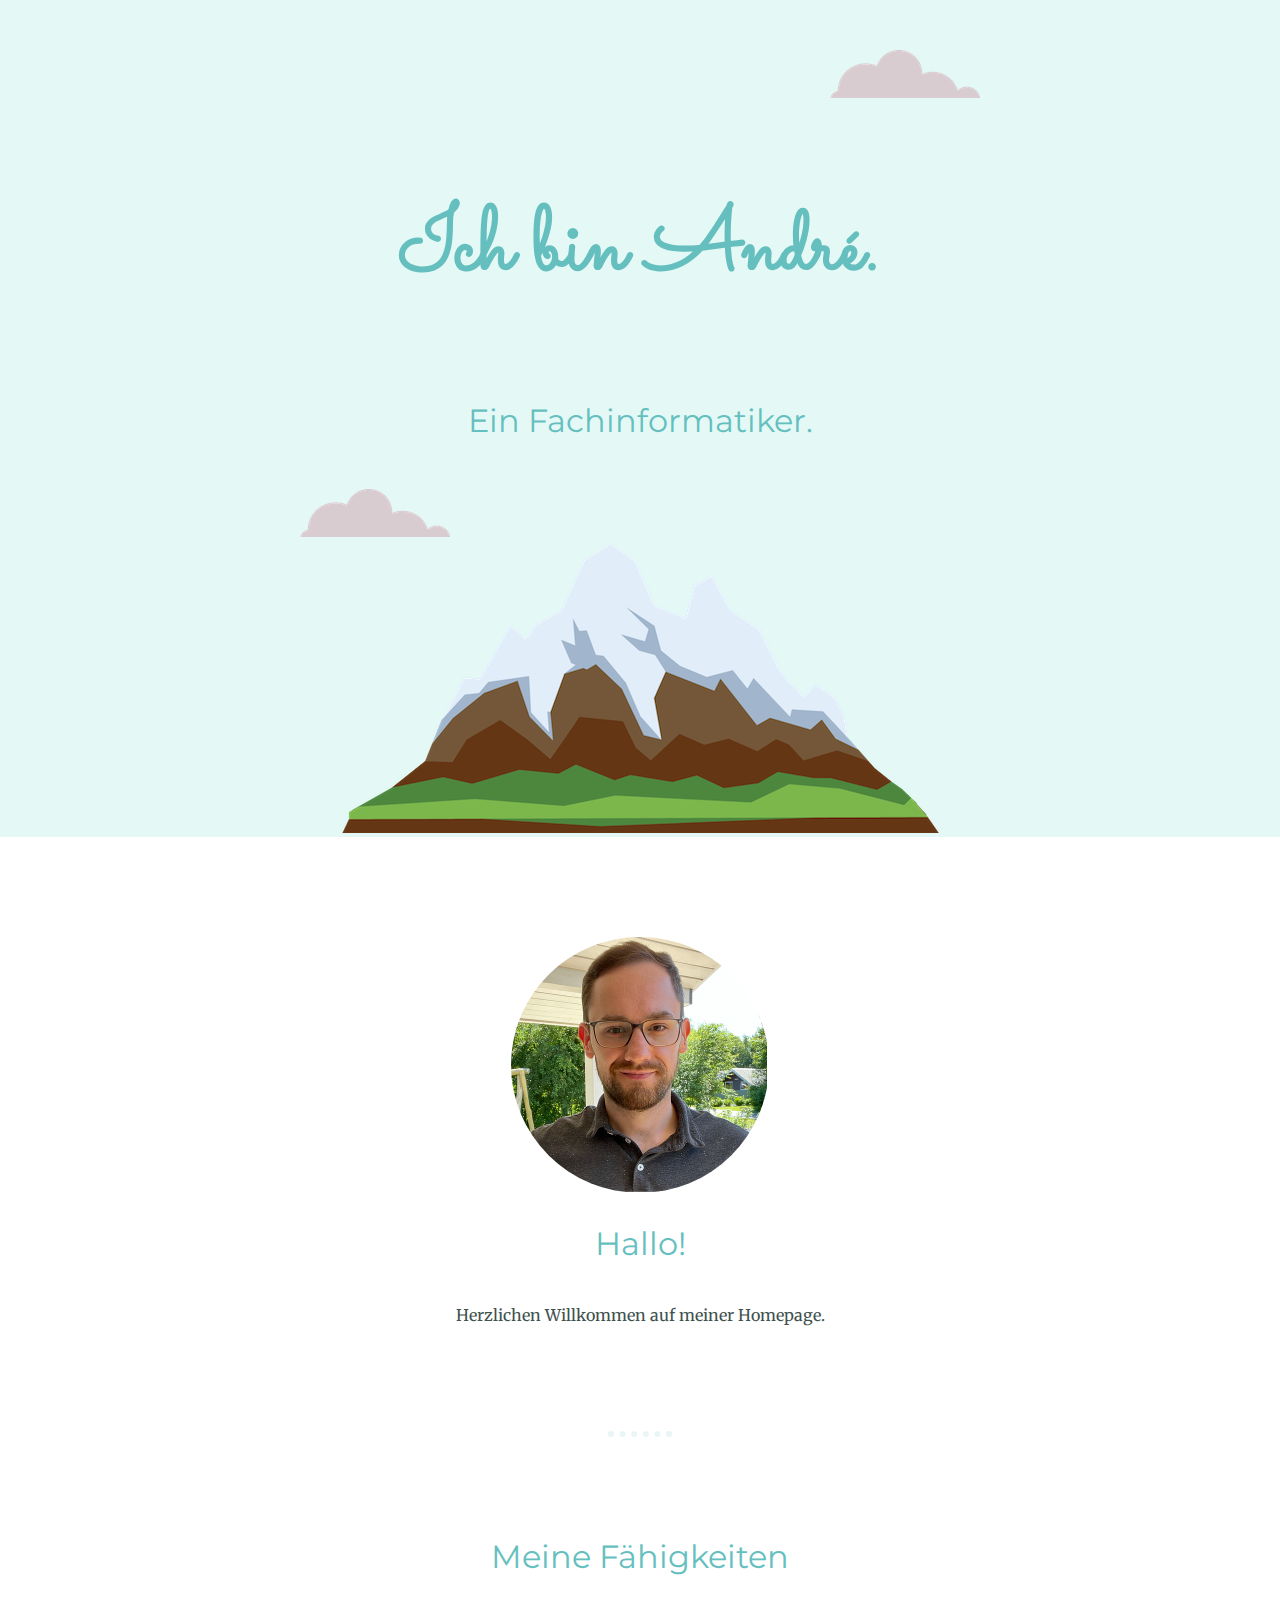
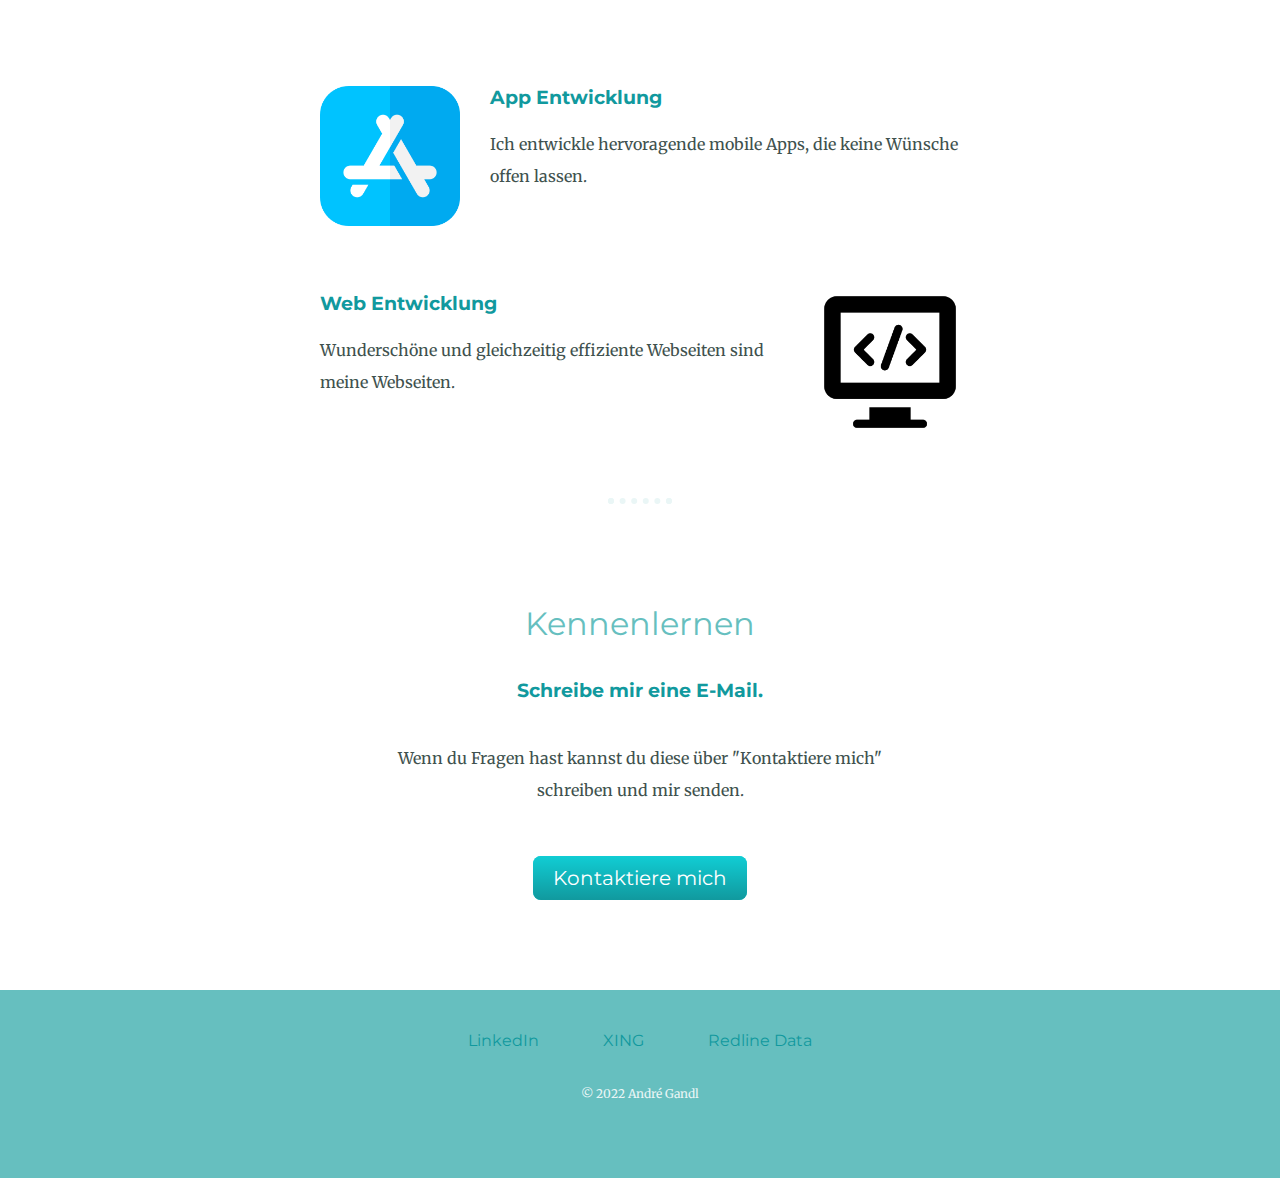
<file: index.html>
<!DOCTYPE html>
<html lang="en" dir="ltr">
  <head>
    <meta charset="utf-8">
    <title>André Gandl</title>
    <link rel="stylesheet" href="styles.css">
    <link rel="icon" href="favicon.ico">
    <link rel="preconnect" href="https://fonts.googleapis.com">
    <link rel="preconnect" href="https://fonts.gstatic.com" crossorigin>
    <link href="https://fonts.googleapis.com/css2?family=Merriweather&family=Montserrat&family=Sacramento&display=swap" rel="stylesheet">
  </head>
  <body>
    <div class="top-container">
      <img class="top-cloud" src="Images/cloud.png" alt="cloud-img">
      <h1>Ich bin André.</h1>
      <h2>Ein Fachinformatiker.</h2>
      <img class="bottom-cloud" src="Images/cloud.png" alt="cloud-img">
      <img src="Images/mountain.png" alt="mountain-img">
    </div>
    <div class="middle-container">
      <div class="profile">
        <img class="ProfilImage" src="Images/Ich.PNG" alt="Andrés Bild">
        <h2>Hallo!</h2>
        <p>Herzlichen Willkommen auf meiner Homepage.</p>
      </div>
      <hr>
      <div class="skills">
        <h2>Meine Fähigkeiten</h2>
        <div class="skill-row">
          <img class="SkillImages1" src="Images/appstore.png" alt="App-Entwicklung-Image">
          <h3>App Entwicklung</h3>
          <p>Ich entwickle hervoragende mobile Apps, die keine Wünsche offen lassen.</p>
        </div>
        <div class="skill-row">
          <img class="SkillImages2" src="Images/web-entwicklung.png" alt="Web-Entwicklung-Image">
          <h3>Web Entwicklung</h3>
          <p>Wunderschöne und gleichzeitig effiziente Webseiten sind meine Webseiten.</p>
        </div>
      </div>
      <hr>
      <div class="contact-me">
        <h2>Kennenlernen</h2>
        <h3>Schreibe mir eine E-Mail.</h3>
        <p class="kennenlernParagraph">Wenn du Fragen hast kannst du diese über "Kontaktiere mich" schreiben und mir senden.</p>
        <a class="btn" href="mailto:andre.gandl@gmx.de">Kontaktiere mich</a>
      </div>
    </div>

    <div class="bottom-container">
      <a class="footer-link" href="https://www.linkedin.com/">LinkedIn</a>
      <a class="footer-link" href="https://www.xing.com/">XING</a>
      <a class="footer-link" href="https://www.redline-data.de/">Redline Data</a>
      <p class="copyright">© 2022 André Gandl</p>
    </div>

  </body>
</html>
</file>
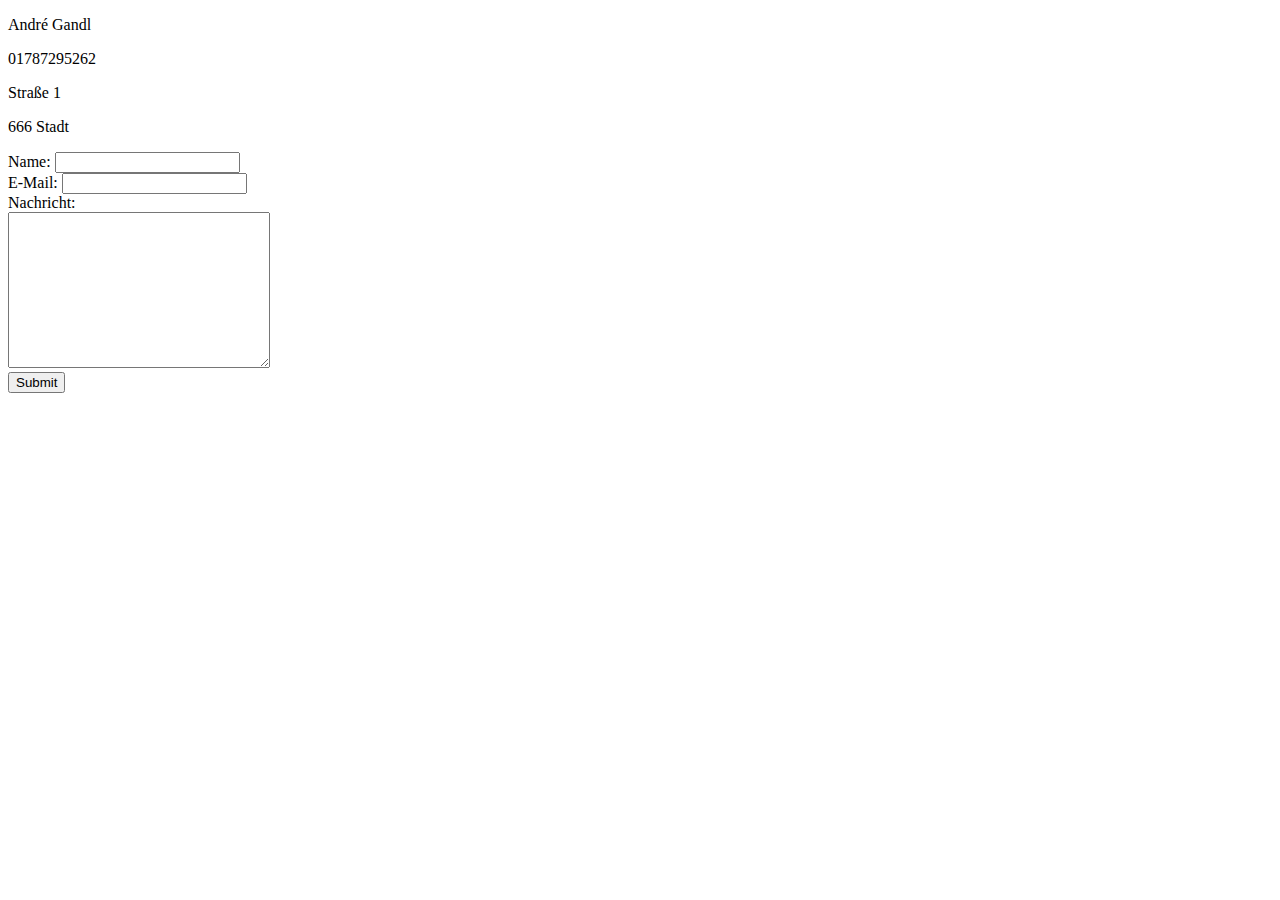
<file: contact_me.html>
<!DOCTYPE html>
<html lang="en" dir="ltr">
  <head>
    <meta charset="utf-8">
    <title></title>
  </head>
  <body>
    <p>André Gandl</p>
    <p>01787295262</p>
    <p>Straße 1</p>
    <p>666 Stadt</p>

    <form class="" action="mailto:testemailadresse" method="post" enctype="text/plain">
      <label>Name: </label>
      <input type="text" name="yourText" value=""><br>
      <label>E-Mail: </label>
      <input type="email" name="yourEmail" value=""><br>
      <label>Nachricht: </label><br>
      <textarea name="yourMessage" rows="10" cols="30"></textarea><br>
      <input type="submit" name="">
    </form>
  </body>
</html>
</file>
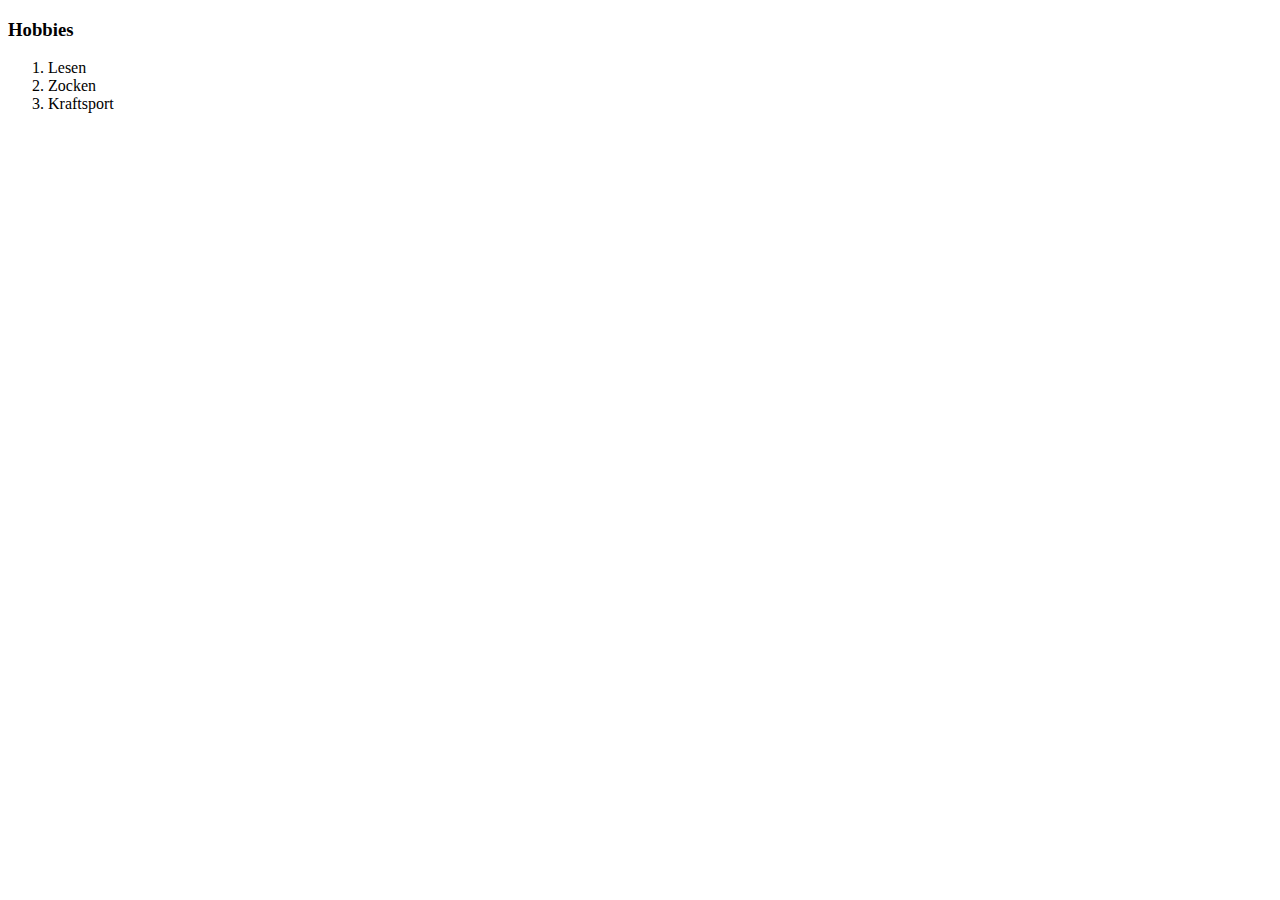
<file: hobbies.html>
<!DOCTYPE html>
<html lang="en" dir="ltr">
  <head>
    <meta charset="utf-8">
    <title>Meine Hobbies</title>
  </head>
  <body>
    <h3><strong>Hobbies</strong></h3>
    <ol>
      <li>Lesen</li>
      <li>Zocken</li>
      <li>Kraftsport</li>
    </ol>
  </body>
</html>
</file>
<file: styles.css>
body {
  margin: 0;
  color: #40514E;
  text-align: center;
  font-family: 'Merriweather', serif;
  font-size: 1em;
}

h1 {
  font-size: 5.625rem;
  margin-top: 50px auto 0 auto;
  font-family: 'Sacramento', cursive;
  color: #66BFBF;
  line-height: 2;
}

h2 {
  font-family: 'Montserrat', sans-serif;
  font-size: 2rem;
  color: #66BFBF;
  font-weight: normal;
  padding-bottom: 10px;
}

h3 {
  font-family: 'Montserrat', sans-serif;
  color: #11999E;
}

hr {
  border: dotted #EAF6F6 6px;
  border-bottom: none;
  width: 4%;
  margin: 100px auto;
}

.top-container {
  background-color: #E4F9F5;
  position: relative;
  padding-top: 100px;
}

.middle-container {
  margin: 100px 0;
}

.bottom-container {
  margin-top: 20px;
  padding-top: 40px;
  padding-bottom: 40px;
  background-color: #66BFBF
}

.top-cloud {
  position: absolute;
  right: 300px;
  top: 50px;
}

.bottom-cloud {
  position: absolute;
  left: 300px;
  bottom: 300px;
}

.SkillImages1 {
  width: 140px;
  float: left;
  margin-right: 30px;
}

.SkillImages2 {
  width: 140px;
  float: right;
  margin-left: 30px;
}

.ProfilImage {
  border-radius: 100%;
}

p {
  line-height: 2;
}

.skill-row {
  width: 50%;
  margin: 100px auto 100px auto;
  text-align: left;
}

.btn {
  background: #11cdd4;
  background-image: -webkit-linear-gradient(top, #11cdd4, #11999e);
  background-image: -moz-linear-gradient(top, #11cdd4, #11999e);
  background-image: -ms-linear-gradient(top, #11cdd4, #11999e);
  background-image: -o-linear-gradient(top, #11cdd4, #11999e);
  background-image: linear-gradient(to bottom, #11cdd4, #11999e);
  -webkit-border-radius: 8;
  -moz-border-radius: 8;
  border-radius: 8px;
  font-family: 'Montserrat', sans-serif;
  color: #ffffff;
  font-size: 20px;
  padding: 10px 20px 10px 20px;
  text-decoration: none;
}

.btn:hover {
  background: #30e3cb;
  background-image: -webkit-linear-gradient(top, #30e3cb, #2bc4ad);
  background-image: -moz-linear-gradient(top, #30e3cb, #2bc4ad);
  background-image: -ms-linear-gradient(top, #30e3cb, #2bc4ad);
  background-image: -o-linear-gradient(top, #30e3cb, #2bc4ad);
  background-image: linear-gradient(to bottom, #30e3cb, #2bc4ad);
  text-decoration: none;
}

.footer-link {
  color: #11999E;
  margin-left: 30px;
  margin-right: 30px;
  font-family: 'Montserrat', sans-serif;
  text-decoration: none;
}

.footer-link:hover {
  color: #EAF6F6;
}

.copyright {
  color: #EAF6F6;
  font-size: 0.75rem;
  padding: 20px 0;
}

.kennenlernParagraph {
  width: 40%;
  margin: 40px auto 60px;
}
</file>
